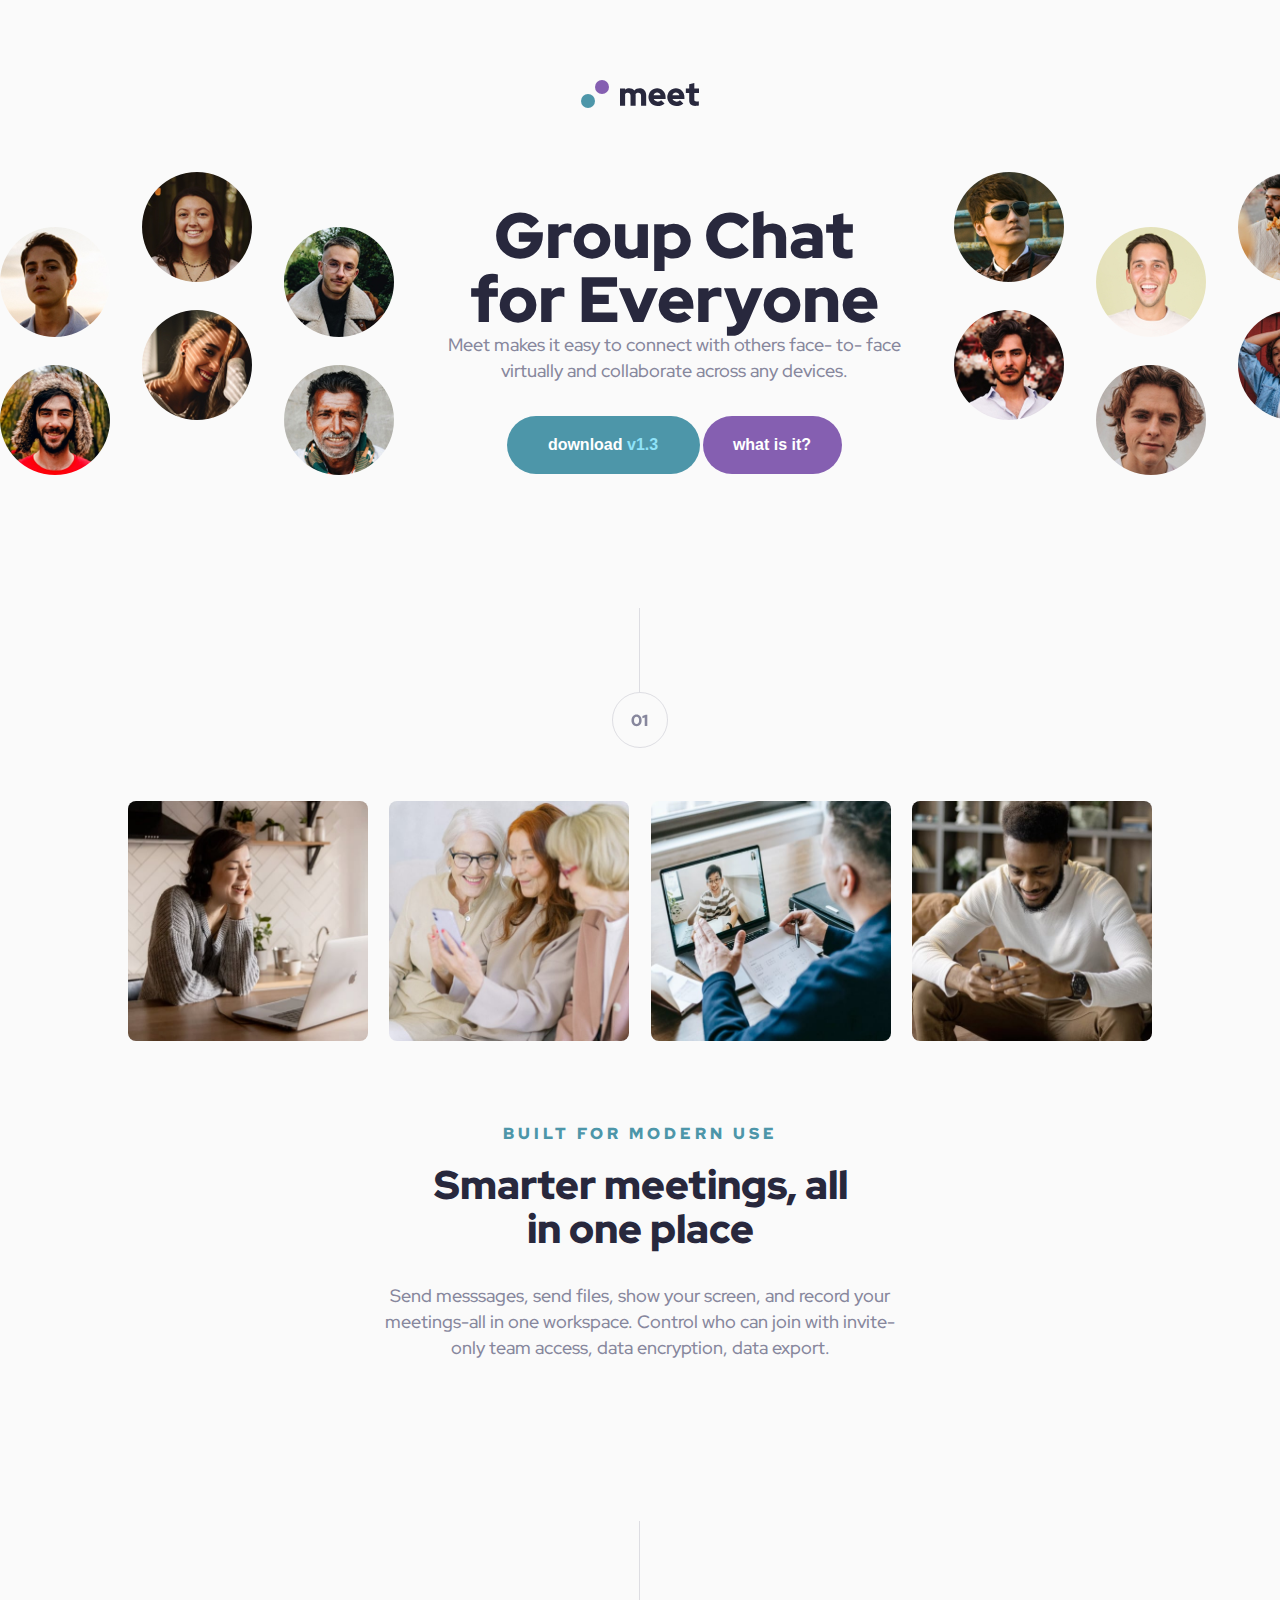
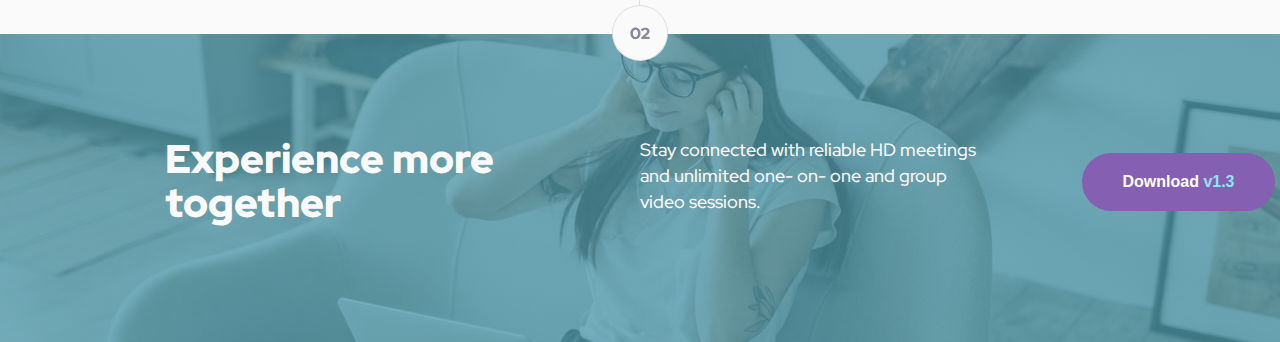
<file: index.html>
<!DOCTYPE html>
<html lang="en">
  <head>
    <meta charset="UTF-8" />
    <meta name="viewport" content="width=device-width, initial-scale=1.0" />
    <link rel="preconnect" href="https://fonts.googleapis.com" />
    <link rel="preconnect" href="https://fonts.gstatic.com" crossorigin />
    <link
      href="https://fonts.googleapis.com/css2?family=Red+Hat+Display:wght@900&display=swap"
      rel="stylesheet"
    />
    <link rel="stylesheet" href="Cascading.css" />
    <title>Meet-landing</title>
  </head>

  <body>
    <div class="container">
      <div class="logo"><img src="/logo.svg" /></div>
      <header>
        <picture>
          <img class="image1" src="/desktop/image-hero-left.png" />
        </picture>
        <div class="midbox1">
          <h1>Group Chat for Everyone</h1>
          <p class="para1">
            Meet makes it easy to connect with others face- to- face virtually
            and collaborate across any devices.
          </p>
          <div class="btn">
            <button class="btn1">download <span>v1.3</span></button>

            <button class="btn2">what is it?</button>
          </div>
        </div>
        <picture>
          <img class="image2" src="/desktop/image-hero-right.png" />
        </picture>
      </header>
      <div class="page-number">
        <img src="desktop/page-num1.svg" alt="" />
      </div>
      <main>
        <div class="images">
          <div class="single-image">
            <img src="/desktop/image-woman-in-videocall.jpg" />
          </div>
          <div class="single-image">
            <img src="/desktop/image-women-videochatting.jpg" />
          </div>
          <div class="single-image">
            <img src="/desktop/image-men-in-meeting.jpg" />
          </div>
          <div class="single-image">
            <img src="/desktop/image-man-texting.jpg" />
          </div>
        </div>
        <div class="midbox2">
          <p class="para2">Built for modern use</p>

          <h2>Smarter meetings, all in one place</h2>

          <p class="para3">
            Send messsages, send files, show your screen, and record your
            meetings-all in one workspace. Control who can join with invite-only
            team access, data encryption, data export.
          </p>
        </div>
      </main>
      <footer>
        <div class="page-number num2">
          <img src="desktop/page-num2.svg" alt="Page number" />
        </div>
        <div class="foot">
          <p class="para4">Experience more together</p>

          <p class="para5">
            Stay connected with reliable HD meetings and unlimited one- on- one
            and group video sessions.
          </p>

          <button class="btn3">Download <span>v1.3</span></button>
        </div>
      </footer>
    </div>
  </body>
</html>
</file>
<file: Cascading.css>
* {
  margin: 0;
  padding: 0;
  box-sizing: border-box;
}

body {
  width: 100%;
  height: auto;
  background-color: #FAFAFA;
  display: flex;
  font-family: "Red Hat Display";
  overflow-x: hidden;
}

.container {
  width: 100%;
  padding-top: 80px;
}

.logo {
  width: 100%;
  display: flex;
  justify-content: center;
}

header {
  width: 100%;
  display: flex;
  margin-top: 4rem;
  justify-content: space-between;
  position: relative;
}

.midbox1 {
  display: flex;
  flex-direction: column;
  align-items: center;
  margin: 2rem 2rem 0 2rem;
}

h1 {
  color: #28283D;
  text-align: center;
  font-size: 64px;
  font-weight: 900;
  line-height: 64px;
  width: 26rem;
}

.para1 {
  color: #87879D;
  text-align: center;
  font-size: 18px;
  font-weight: 500;
  line-height: 26px;
  width: 31rem;
}


.btn {
  margin-top: 32px;
}

.btn1 {
  border-radius: 29px;
  background-color: #4D96A9;
  width: 193px;
  height: 58px;
  color: #FFF;
  font-size: 16px;
  font-weight: 900;
  line-height: 26px;
  cursor: pointer;
  border: none;
}

span {
  color: #8FE3F9;
  font-size: 16px;
  font-weight: 900;
  line-height: 26px;
}

.btn2 {
  border-radius: 29px;
  background-color: #855FB1;
  width: 139px;
  height: 58px;
  color: #FFF;
  font-size: 16px;
  font-weight: 900;
  line-height: 26px;
  cursor: pointer;
  border: none;
}

.page-number {
  margin-top: 8rem;
  text-align: center;
}

.num2 {
  position: relative;
  top: 2rem;
}

main {
  width: 100%;
  display: flex;
  flex-direction: column;
  justify-content: center;
  align-items: center;
}

.images {
  display: flex;
  justify-content: space-between;
  width: 80%;
  margin-top: 3rem;
}

.single-image {
  width: 15rem;
  height: 15rem;
}

.single-image img {
  width: 100%;
  height: 100%;
  border-radius: 0.5rem;
}

.midbox2 {
  width: 540px;
  height: 240px;
  margin-top: 5rem;
}

.para2 {
  color: #4D96A9;
  font-size: 16px;
  font-weight: 900;
  line-height: 26px;
  letter-spacing: 4px;
  text-transform: uppercase;
  height: 26px;
  margin-left: 133px;
}

h2 {
  color: #28283D;
  text-align: center;
  font-size: 40px;
  font-weight: 900;
  line-height: 44px;
  width: 445px;
  height: 88px;
  margin-top: 16px;
  margin-left: 48px;
}

.para3 {
  color: #87879D;
  text-align: center;
  font-size: 18px;
  font-style: normal;
  font-weight: 500;
  line-height: 26px;
  width: 540px;
  height: 78px;
  margin-top: 32px;
}

footer {
  color: #FAFAFA;
}

.foot {
  display: flex;
  height: 19.25rem;
  background: linear-gradient(rgba(77, 151, 169, 0.759), rgba(77, 151, 169, 0.759)), url("./desktop/image-footer.jpg");
  background-size: cover;
  background-position: center;
  background-repeat: no-repeat;
}

.para4 {
  font-size: 40px;
  font-weight: 900;
  line-height: 44px;
  width: 350px;
  height: 88px;
  margin-left: 165px;
  margin-top: 103px;
  z-index: 1;
}

.para5 {
  font-size: 18px;
  font-weight: 500;
  line-height: 26px;
  margin-top: 103px;
  margin-left: 125px;
  width: 350px;
  height: 78px;
  z-index: 1;
}

.btn3 {
  margin-top: 119px;
  width: 193px;
  height: 58px;
  border-radius: 29px;
  background: #855FB1;
  border: none;
  color: #FFF;
  font-size: 16px;
  font-weight: 900;
  line-height: 26px;
  margin-left: 92px;
  z-index: 1;
}

@media (min-width:768px) and (max-width:1024px) {
  .midbox1 {
    position: absolute;
    top: 12rem;
    margin: 9em 0 0 0;
    left: 8rem;
  }

  .page-number {
    margin-top: 25rem;
  }

  .num2 {
    margin-top: 7rem;
  }

  .images {
    width: 90%;
  }

  .single-image {
    width: 10.25rem;
    height: 9.75rem;
  }

  footer {
    margin: 0;
  }

  .foot {
    display: block;
    height: 26.75rem;
    margin: 0;
    padding-top: 10px;
  }

  .para4 {
    width: 457px;
    height: 88px;
    margin-top: 79px;
    margin-left: 185px;
    text-align: center;
  }

  .para5 {
    margin-top: 32px;
    width: 573px;
    height: 52px;
    text-align: center;
  }

  .btn3 {
    margin-top: 40px;
    margin-left: 325px;
    text-align: center;
  }

}

@media (min-width:320px) and (max-width:767px) {
  .container {
    width: 100%;
  }
  .logo{
    margin-top: -3rem;
  }
  .image1 {
    width: 179px;
    height: 153px;
  }

  .image2 {
    width: 179px;
    height: 153px;
  }

  .midbox1 {
    position: absolute;
    top: 3rem;
    margin: 9em 0 0 0;
    left: 7rem;
    width: 20.4375rem;
    height: 22.125rem;
  }

  h1 {
    width: 18rem;
    height: 5.5rem;
    font-size: 2.5rem;
    line-height: 2.75rem;
    margin-left: -12rem;
  }

  .para1 {
    width: 20.4375rem;
    height: 4.875rem;
    margin-left: -12rem;
    margin-top: 1.5rem;
    line-height: 1.625rem;
    font-size: 1rem;
  }

  .btn {
    margin-left: -11.65rem;
    display: flex;
    flex-direction: column;
    align-items: center;
  }

  .btn2 {
    margin-top: 1rem;
  }

  .page-number {
    margin-top: 29rem;
  }

  .single-image {
    width: 9.4375rem;
    height: 8.9375rem;
  }

  .midbox2 {
    width: auto;
    height: auto;
  }

  .images {
    display: grid;
    grid-template-columns: repeat(2, 1fr);
    row-gap: 0.87rem;
    column-gap: 1.5rem;
    margin-left: -2.2rem;
  }

  .para2 {
    margin-left: 2.5rem;
  }

  h2 {
    width: 20.4375rem;
    height: 4.5rem;
    font-size: 2rem;
    text-align: center;
    margin: 1rem;
  }

  .para3 {
    font-size: 1rem;
    width: 20.4375rem;
    height: 8.125rem;
    text-align: center;
    margin-left: 1rem;
  }

  .num2 {
    margin-top: 4rem;
  }

  .foot {
    display: block;
    padding-top: 10px;
    height: 26.75rem;
    padding-top: 0.1rem;
  }

  .para4 {
    width: 20.4375rem;
    height: 4.5rem;
    margin-left: 24px;
    font-size: 2rem;
    text-align: center;

  }

  .para5 {
    width: 20.4375rem;
    height: 4.875rem;
    margin-top: 24px;
    font-size: 1.125rem;
    text-align: center;
    margin-left: 1.5rem;
  }

  .btn3 {
    margin-top: 32px;
    margin-left: 90px;
    text-align: center;
  }
}
</file>
